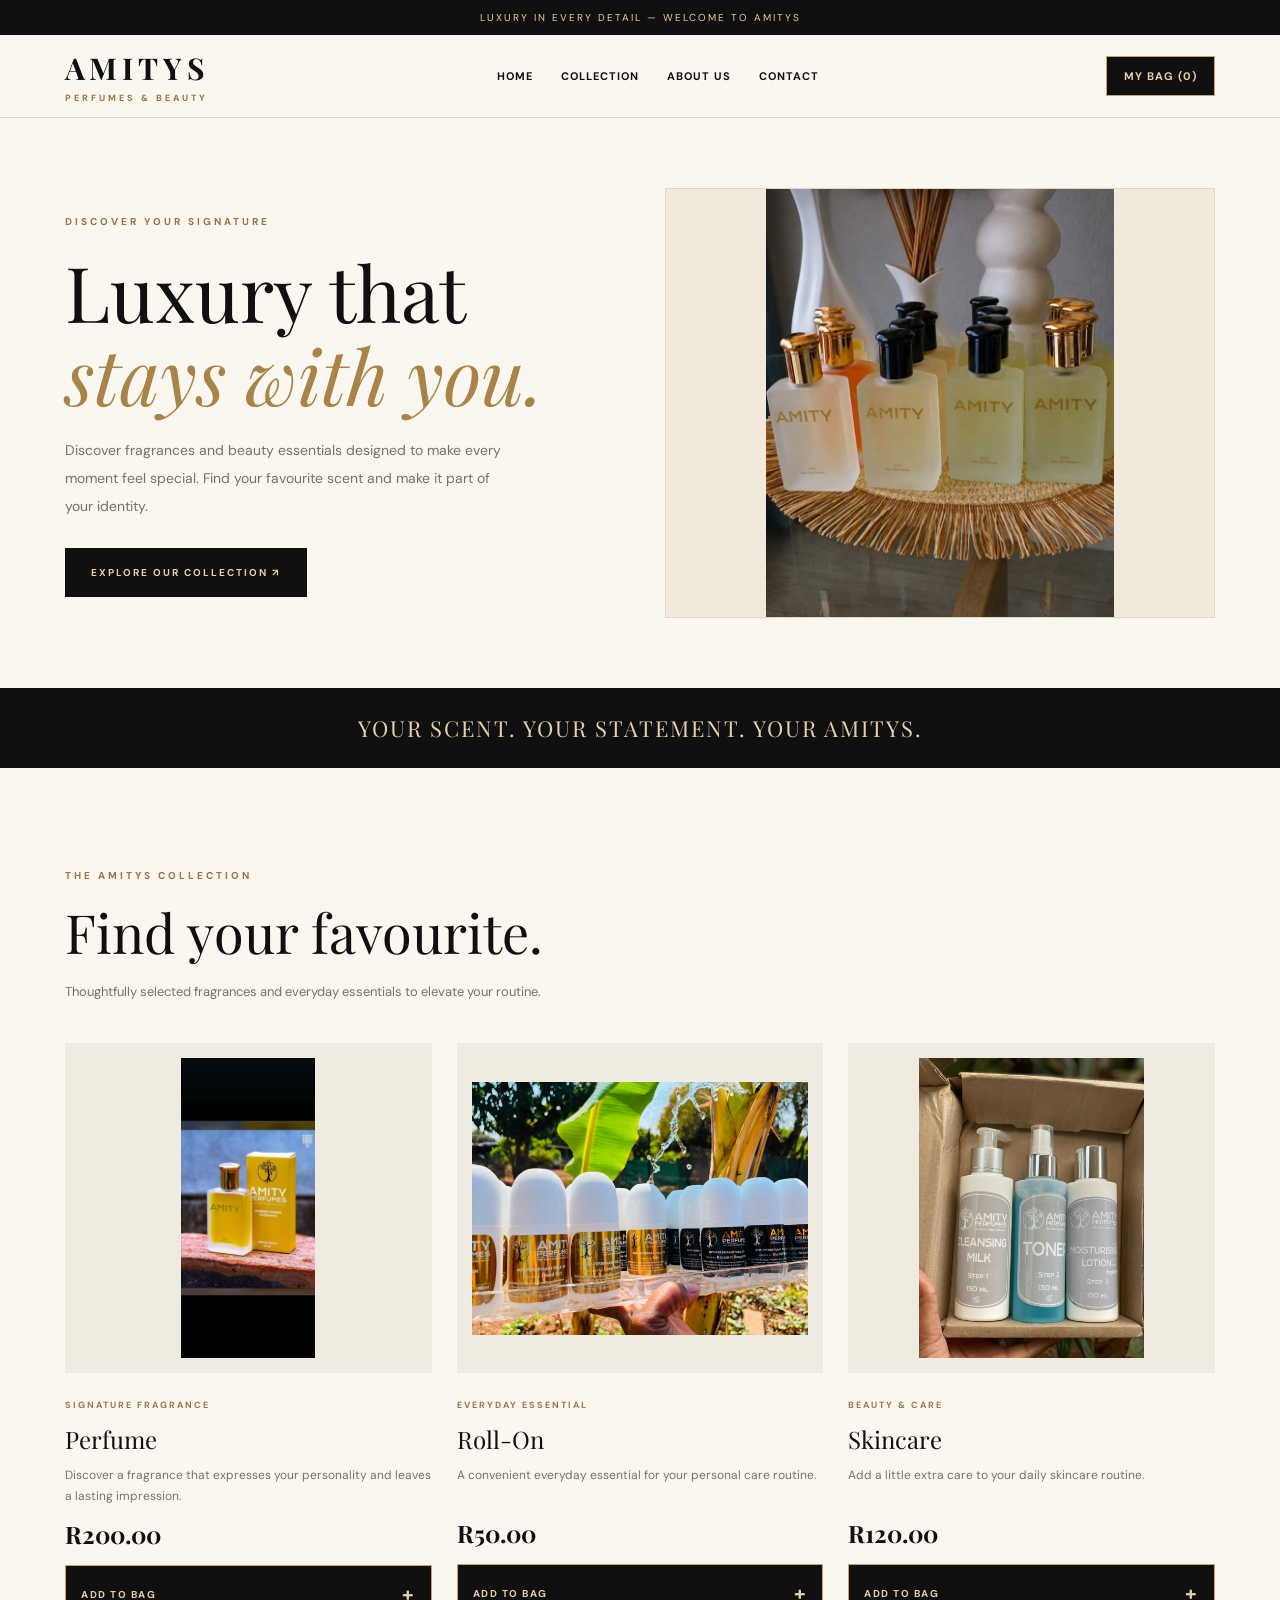
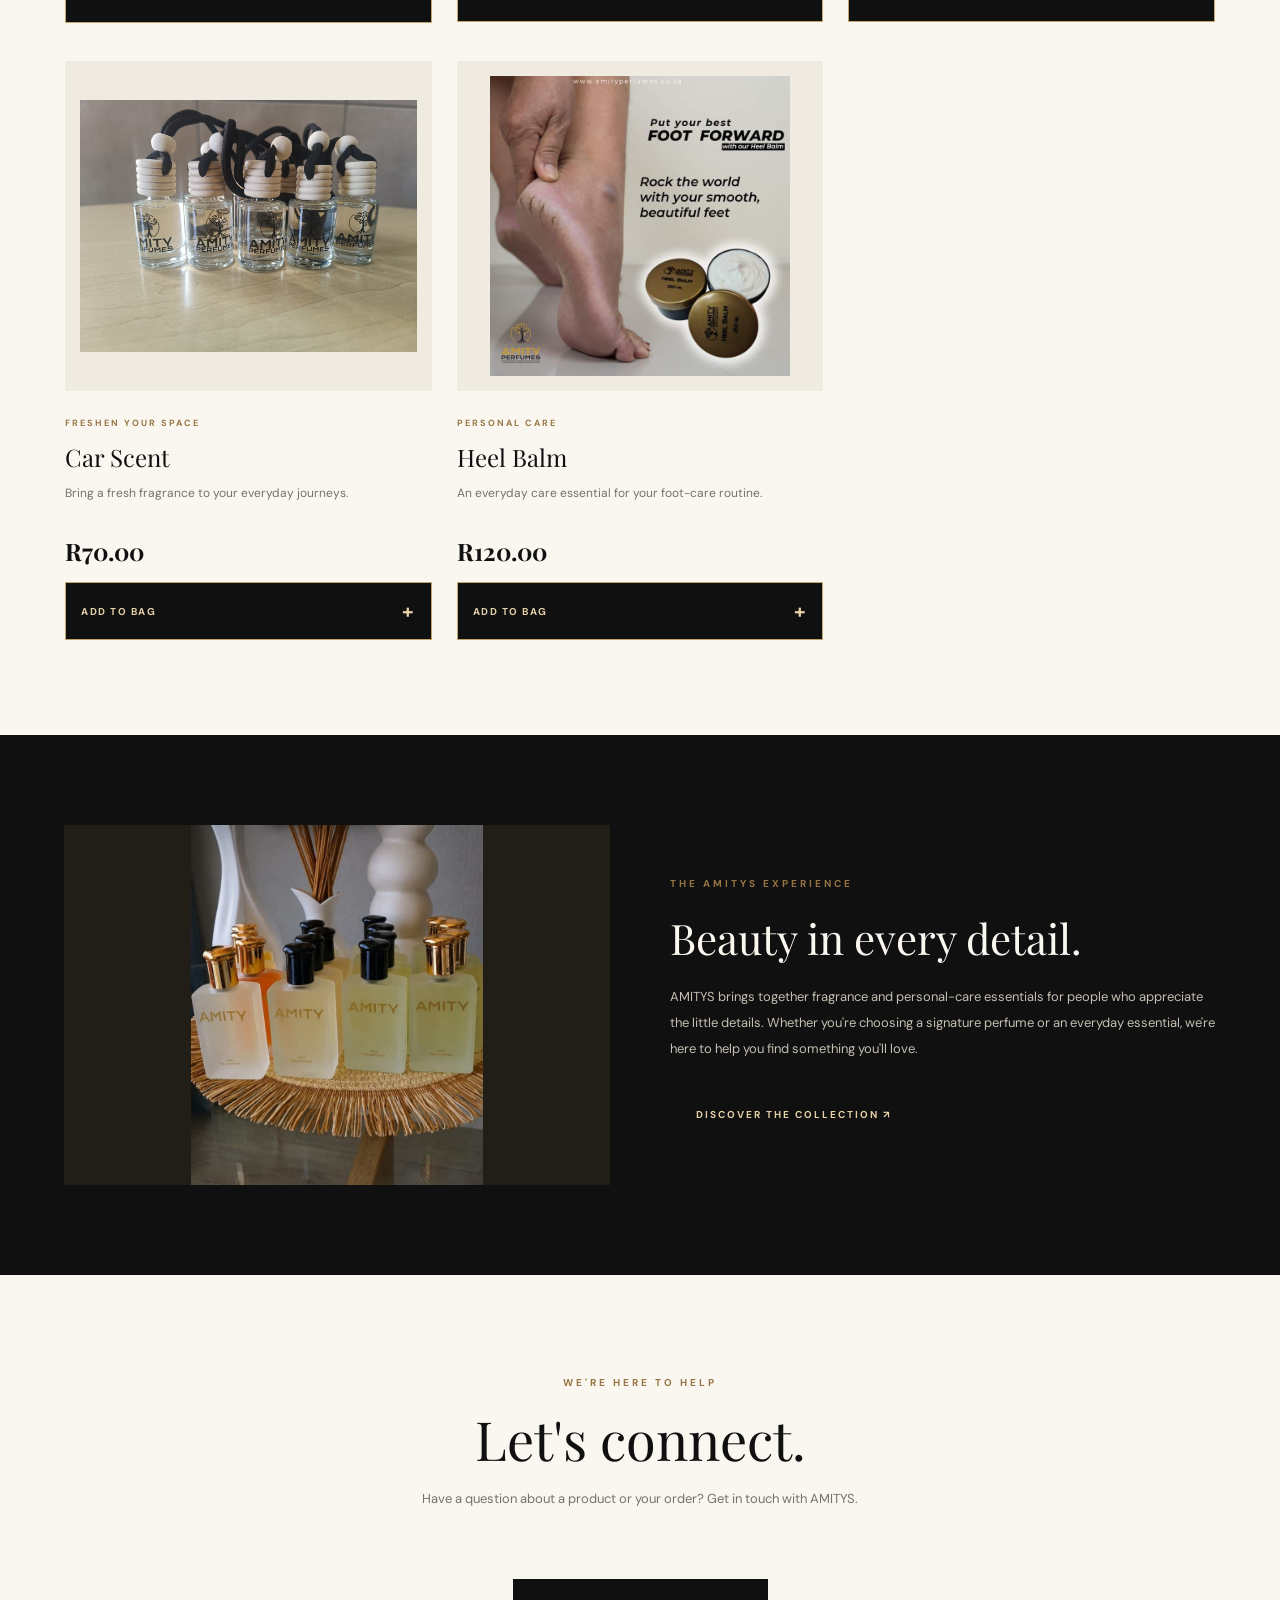
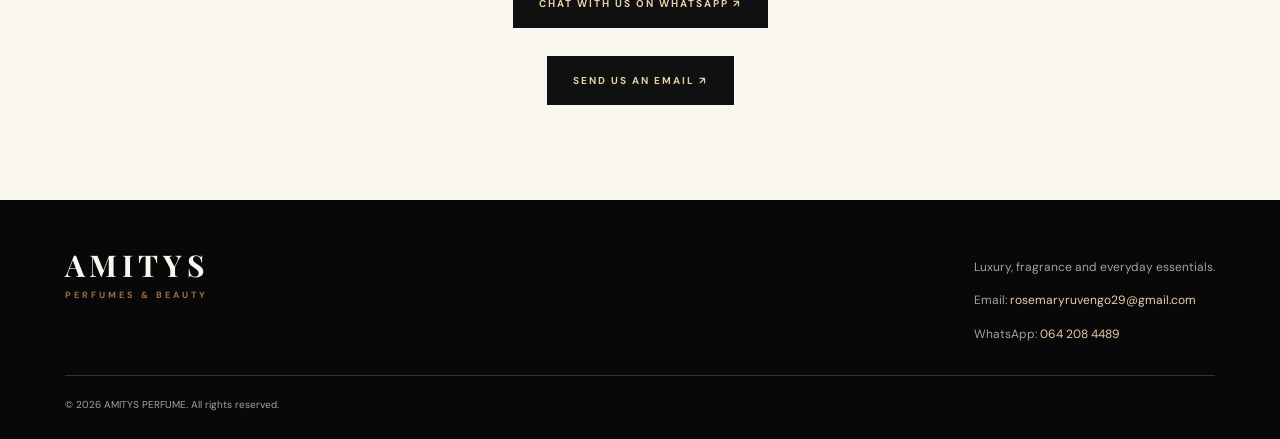
<file: index.html>
<!DOCTYPE html>
<html lang="en">
<head>
<meta charset="UTF-8">
<meta name="viewport" content="width=device-width, initial-scale=1.0">
<title>AMITYS PERFUME | Luxury & Beauty</title>

<link rel="preconnect" href="https://fonts.googleapis.com">
<link href="https://fonts.googleapis.com/css2?family=DM+Sans:wght@400;500;600;700&family=Playfair+Display:wght@400;500;600;700&display=swap" rel="stylesheet">

<style>
:root {
    --black: #101010;
    --gold: #c6a56b;
    --lightgold: #e5d0a7;
    --cream: #faf7f0;
    --white: #fff;
    --muted: #777168;
}

* {
    box-sizing: border-box;
    margin: 0;
    padding: 0;
}

html {
    scroll-behavior: smooth;
}

body {
    font-family: "DM Sans", sans-serif;
    background: var(--cream);
    color: var(--black);
}

button, input {
    font: inherit;
}

a {
    color: inherit;
    text-decoration: none;
}

.container {
    width: min(1150px, 90%);
    margin: auto;
}

.announcement {
    padding: 11px;
    background: var(--black);
    color: var(--lightgold);
    text-align: center;
    font-size: 10px;
    letter-spacing: 2px;
}

header {
    position: sticky;
    top: 0;
    z-index: 100;
    background: rgba(250,247,240,.97);
    border-bottom: 1px solid #e4d8c2;
}

.navbar {
    min-height: 82px;
    display: flex;
    align-items: center;
    justify-content: space-between;
    gap: 25px;
}

.logo {
    font-family: "Playfair Display", serif;
    font-size: 30px;
    font-weight: 700;
    letter-spacing: 5px;
}

.logo small {
    display: block;
    margin-top: 4px;
    color: #947443;
    font: 700 9px "DM Sans", sans-serif;
    letter-spacing: 3px;
}

nav {
    display: flex;
    align-items: center;
    gap: 28px;
}

nav a {
    font-size: 11px;
    font-weight: 700;
    letter-spacing: 1px;
}

nav a:hover {
    color: #a17b3d;
}

.bag-button {
    padding: 12px 17px;
    border: 1px solid var(--gold);
    background: var(--black);
    color: var(--lightgold);
    cursor: pointer;
    font-size: 11px;
    font-weight: 700;
    letter-spacing: 1px;
}

.hero {
    min-height: 570px;
    display: grid;
    grid-template-columns: 1fr 1fr;
    align-items: center;
    gap: 50px;
    padding: 65px 0;
}

.eyebrow {
    color: #967444;
    font-size: 10px;
    font-weight: 700;
    letter-spacing: 3px;
}

.hero h1 {
    margin: 20px 0;
    font: 400 clamp(45px, 6vw, 78px)/1.08 "Playfair Display", serif;
}

.hero h1 span {
    color: #a98449;
    font-style: italic;
}

.hero p {
    max-width: 450px;
    color: var(--muted);
    font-size: 14px;
    line-height: 2;
}

.primary-button {
    display: inline-block;
    margin-top: 28px;
    padding: 17px 25px;
    border: 1px solid var(--black);
    background: var(--black);
    color: var(--lightgold);
    font-size: 10px;
    font-weight: 700;
    letter-spacing: 2px;
    cursor: pointer;
    transition: .25s;
}

.primary-button:hover {
    background: var(--gold);
    color: var(--black);
    border-color: var(--gold);
    transform: translateY(-2px);
}

.hero-image {
    height: 430px;
    display: flex;
    align-items: center;
    justify-content: center;
    background: #f0e9dc;
    border: 1px solid #e4d6bd;
    overflow: hidden;
}

.hero-image img {
    width: 100%;
    height: 100%;
    object-fit: contain;
}

.gold-strip {
    padding: 25px 15px;
    background: var(--black);
    color: var(--lightgold);
    text-align: center;
    font: 22px "Playfair Display", serif;
    letter-spacing: 2px;
}

section.collection {
    padding: 95px 0;
}

.section-heading {
    margin-bottom: 40px;
}

.section-heading h2 {
    margin: 12px 0;
    font: 400 clamp(35px, 5vw, 54px) "Playfair Display", serif;
}

.section-heading p {
    color: var(--muted);
    font-size: 13px;
    line-height: 1.8;
}

.product-grid {
    display: grid;
    grid-template-columns: repeat(3, minmax(0, 1fr));
    gap: 38px 25px;
}

.product-card {
    min-width: 0;
}

.product-image {
    height: 330px;
    padding: 15px;
    display: flex;
    align-items: center;
    justify-content: center;
    background: #f0ebe1;
    overflow: hidden;
}

.product-image img {
    width: 100%;
    height: 100%;
    object-fit: contain;
    transition: transform .4s;
}

.product-card:hover .product-image img {
    transform: scale(1.04);
}

.product-info {
    padding-top: 19px;
}

.category {
    color: #987747;
    font-size: 9px;
    font-weight: 700;
    letter-spacing: 2px;
}

.product-info h3 {
    margin: 10px 0;
    font: 24px "Playfair Display", serif;
}

.description {
    min-height: 40px;
    color: var(--muted);
    font-size: 12px;
    line-height: 1.7;
}

.price {
    margin-top: 12px;
    font: 24px "Playfair Display", serif;
    font-weight: 700;
}

.add-button {
    width: 100%;
    margin-top: 15px;
    padding: 15px;
    display: flex;
    justify-content: space-between;
    align-items: center;
    border: 1px solid var(--gold);
    background: var(--black);
    color: var(--lightgold);
    cursor: pointer;
    font-size: 10px;
    font-weight: 700;
    letter-spacing: 1.5px;
    transition: .25s;
}

.add-button:hover {
    background: var(--gold);
    color: var(--black);
}

.add-button span {
    font-size: 20px;
}

.about {
    display: grid;
    grid-template-columns: 1fr 1fr;
    align-items: center;
    gap: 60px;
    padding: 90px 5%;
    background: var(--black);
    color: var(--cream);
}

.about-image {
    height: 360px;
    background: #211e18;
}

.about-image img {
    width: 100%;
    height: 100%;
    object-fit: contain;
}

.about h2 {
    margin: 18px 0;
    font: 42px "Playfair Display", serif;
}

.about p {
    color: #c5beb2;
    font-size: 13px;
    line-height: 2;
}

footer {
    padding: 45px 0 25px;
    background: #080808;
    color: var(--cream);
}

.footer-content {
    display: flex;
    flex-wrap: wrap;
    justify-content: space-between;
    gap: 25px;
}

footer p {
    margin-top: 12px;
    color: #aaa197;
    font-size: 12px;
    line-height: 1.8;
}

footer a {
    color: var(--lightgold);
}

.copyright {
    margin-top: 30px;
    padding-top: 20px;
    border-top: 1px solid #333;
    font-size: 10px;
}

/* SHOPPING BAG */

.overlay {
    position: fixed;
    inset: 0;
    z-index: 200;
    background: rgba(0,0,0,.65);
    opacity: 0;
    visibility: hidden;
    transition: .3s;
}

.overlay.open {
    opacity: 1;
    visibility: visible;
}

.bag-panel {
    position: fixed;
    top: 0;
    right: 0;
    z-index: 201;
    width: min(430px, 100%);
    height: 100%;
    padding: 25px;
    display: flex;
    flex-direction: column;
    background: var(--black);
    color: var(--cream);
    border-left: 1px solid var(--gold);
    transform: translateX(105%);
    transition: transform .3s;
}

.bag-panel.open {
    transform: translateX(0);
}

.bag-header {
    display: flex;
    align-items: center;
    justify-content: space-between;
    padding-bottom: 20px;
    border-bottom: 1px solid #51432c;
}

.bag-header h2 {
    color: var(--lightgold);
    font: 29px "Playfair Display", serif;
}

.close-button {
    width: 40px;
    height: 40px;
    border: 1px solid var(--gold);
    background: transparent;
    color: var(--lightgold);
    cursor: pointer;
    font-size: 24px;
}

#bag-items {
    flex: 1;
    overflow-y: auto;
    padding: 15px 0;
}

.empty-message {
    padding: 25px 0;
    color: #c7bfb2;
    line-height: 1.8;
}

.bag-item {
    padding: 18px 0;
    border-bottom: 1px solid #383128;
}

.bag-item h4 {
    margin-bottom: 7px;
    color: var(--lightgold);
    font: 19px "Playfair Display", serif;
}

.bag-item p {
    color: #ccc3b5;
    font-size: 13px;
}

.bag-controls {
    display: flex;
    align-items: center;
    gap: 12px;
    margin-top: 12px;
}

.bag-controls button {
    min-width: 32px;
    padding: 7px;
    border: 1px solid var(--gold);
    background: transparent;
    color: var(--lightgold);
    cursor: pointer;
}

.bag-controls button:hover {
    background: var(--gold);
    color: var(--black);
}

.bag-footer {
    padding-top: 20px;
    border-top: 1px solid #51432c;
}

.total-row {
    display: flex;
    justify-content: space-between;
    margin-bottom: 20px;
    font-weight: 700;
}

.checkout-button {
    width: 100%;
    padding: 17px;
    border: 0;
    background: var(--gold);
    color: var(--black);
    cursor: pointer;
    font-size: 11px;
    font-weight: 700;
    letter-spacing: 1.5px;
}

.checkout-button:hover {
    background: var(--lightgold);
}

.checkout-button:disabled {
    opacity: .4;
    cursor: not-allowed;
}

@media (max-width: 800px) {
    .navbar {
        flex-wrap: wrap;
        padding: 15px 0;
    }

    nav {
        order: 3;
        width: 100%;
        justify-content: center;
        flex-wrap: wrap;
        gap: 18px;
    }

    .hero {
        grid-template-columns: 1fr;
        gap: 30px;
        padding: 45px 0;
    }

    .hero-image {
        height: 340px;
    }

    .product-grid {
        grid-template-columns: repeat(2, minmax(0, 1fr));
        gap: 30px 15px;
    }

    .product-image {
        height: clamp(180px, 42vw, 280px);
    }

    .about {
        grid-template-columns: 1fr;
        gap: 30px;
        padding: 60px 5%;
    }

    section.collection {
        padding: 65px 0;
    }
}

@media (max-width: 420px) {
    .logo {
        font-size: 25px;
    }

    nav {
        gap: 12px;
    }

    nav a {
        font-size: 10px;
    }

    .product-grid {
        grid-template-columns: 1fr;
    }

    .product-image {
        height: 300px;
    }
}
</style>
</head>

<body>

<div class="announcement">
    LUXURY IN EVERY DETAIL — WELCOME TO AMITYS
</div>

<header>
    <div class="container navbar">
        <a href="#home" class="logo">
            AMITYS
            <small>PERFUMES & BEAUTY</small>
        </a>

        <nav>
            <a href="#home">HOME</a>
            <a href="#collection">COLLECTION</a>
            <a href="#about">ABOUT US</a>
            <a href="#contact">CONTACT</a>
        </nav>

        <button class="bag-button" onclick="openBag()">
            MY BAG (<span id="bag-count">0</span>)
        </button>
    </div>
</header>

<main>
<section class="container hero" id="home">
    <div>
        <span class="eyebrow">DISCOVER YOUR SIGNATURE</span>

        <h1>
            Luxury that<br>
            <span>stays with you.</span>
        </h1>

        <p>
            Discover fragrances and beauty essentials designed to
            make every moment feel special. Find your favourite
            scent and make it part of your identity.
        </p>

        <a href="#collection" class="primary-button">
            EXPLORE OUR COLLECTION ↗
        </a>
    </div>

    <div class="hero-image">
        <img src="amity coverpage.jpeg"
             alt="AMITYS Perfume luxury collection">
    </div>
</section>

<div class="gold-strip">
    YOUR SCENT. YOUR STATEMENT. YOUR AMITYS.
</div>

<section class="collection" id="collection">
    <div class="container">

        <div class="section-heading">
            <span class="eyebrow">THE AMITYS COLLECTION</span>
            <h2>Find your favourite.</h2>
            <p>
                Thoughtfully selected fragrances and everyday
                essentials to elevate your routine.
            </p>
        </div>

        <div class="product-grid">

            <article class="product-card">
                <div class="product-image">
                    <img src="amity perfume.jpeg" alt="Perfume"
                         loading="lazy">
                </div>

                <div class="product-info">
                    <span class="category">SIGNATURE FRAGRANCE</span>
                    <h3>Perfume</h3>
                    <p class="description">
                        Discover a fragrance that expresses your
                        personality and leaves a lasting impression.
                    </p>
                    <p class="price">R200.00</p>

                    <button class="add-button"
                        onclick="addToBag('Perfume', 200)">
                        ADD TO BAG <span>+</span>
                    </button>
                </div>
            </article>

            <article class="product-card">
                <div class="product-image">
                    <img src="amity rollon.jpeg" alt="Roll-On"
                         loading="lazy">
                </div>

                <div class="product-info">
                    <span class="category">EVERYDAY ESSENTIAL</span>
                    <h3>Roll-On</h3>
                    <p class="description">
                        A convenient everyday essential for your
                        personal care routine.
                    </p>
                    <p class="price">R50.00</p>

                    <button class="add-button"
                        onclick="addToBag('Roll-On', 50)">
                        ADD TO BAG <span>+</span>
                    </button>
                </div>
            </article>

            <article class="product-card">
                <div class="product-image">
                    <img src="amity skincare.jpeg" alt="Skincare"
                         loading="lazy">
                </div>

                <div class="product-info">
                    <span class="category">BEAUTY & CARE</span>
                    <h3>Skincare</h3>
                    <p class="description">
                        Add a little extra care to your daily
                        skincare routine.
                    </p>
                    <p class="price">R120.00</p>

                    <button class="add-button"
                        onclick="addToBag('Skincare', 120)">
                        ADD TO BAG <span>+</span>
                    </button>
                </div>
            </article>

            <article class="product-card">
                <div class="product-image">
                    <img src="amity car scent.jpeg" alt="Car Scent"
                         loading="lazy">
                </div>

                <div class="product-info">
                    <span class="category">FRESHEN YOUR SPACE</span>
                    <h3>Car Scent</h3>
                    <p class="description">
                        Bring a fresh fragrance to your everyday
                        journeys.
                    </p>
                    <p class="price">R70.00</p>

                    <button class="add-button"
                        onclick="addToBag('Car Scent', 70)">
                        ADD TO BAG <span>+</span>
                    </button>
                </div>
            </article>

            <article class="product-card">
                <div class="product-image">
                    <img src="amity heel balm.jpeg" alt="Heel Balm"
                         loading="lazy">
                </div>

                <div class="product-info">
                    <span class="category">PERSONAL CARE</span>
                    <h3>Heel Balm</h3>
                    <p class="description">
                        An everyday care essential for your
                        foot-care routine.
                    </p>
                    <p class="price">R120.00</p>

                    <button class="add-button"
                        onclick="addToBag('Heel Balm', 120)">
                        ADD TO BAG <span>+</span>
                    </button>
                </div>
            </article>

        </div>
    </div>
</section>

<section class="about" id="about">
    <div class="about-image">
        <img src="amity coverpage.jpeg"
             alt="AMITYS fragrance and beauty">
    </div>

    <div>
        <span class="eyebrow">THE AMITYS EXPERIENCE</span>

        <h2>Beauty in every detail.</h2>

        <p>
            AMITYS brings together fragrance and personal-care
            essentials for people who appreciate the little
            details. Whether you're choosing a signature perfume
            or an everyday essential, we're here to help you
            find something you'll love.
        </p>

        <a href="#collection" class="primary-button">
            DISCOVER THE COLLECTION ↗
        </a>
    </div>
</section>

<section class="collection" id="contact">
    <div class="container" style="text-align:center">
        <span class="eyebrow">WE'RE HERE TO HELP</span>

        <div class="section-heading">
            <h2>Let's connect.</h2>
            <p style="margin:auto">
                Have a question about a product or your order?
                Get in touch with AMITYS.
            </p>
        </div>

        <a class="primary-button"
           href="https://wa.me/27642084489"
           target="_blank" rel="noopener">
            CHAT WITH US ON WHATSAPP ↗
        </a>

        <br>

        <a class="primary-button"
           href="mailto:rosemaryruvengo29@gmail.com">
            SEND US AN EMAIL ↗
        </a>
    </div>
</section>
</main>

<footer>
    <div class="container">
        <div class="footer-content">
            <div class="logo">
                AMITYS
                <small>PERFUMES & BEAUTY</small>
            </div>

            <div>
                <p>Luxury, fragrance and everyday essentials.</p>
                <p>
                    Email:
                    <a href="mailto:rosemaryruvengo29@gmail.com">
                        rosemaryruvengo29@gmail.com
                    </a>
                </p>
                <p>
                    WhatsApp:
                    <a href="https://wa.me/27642084489"
                       target="_blank" rel="noopener">
                        064 208 4489
                    </a>
                </p>
            </div>
        </div>

        <p class="copyright">
            &copy; <span id="year"></span> AMITYS PERFUME.
            All rights reserved.
        </p>
    </div>
</footer>

<!-- SHOPPING BAG -->
<div class="overlay" id="bag-overlay" onclick="closeBag()"></div>

<aside class="bag-panel" id="bag-panel"
       aria-label="Your shopping bag">

    <div class="bag-header">
        <h2>Your Bag</h2>
        <button class="close-button"
                onclick="closeBag()"
                aria-label="Close shopping bag">&times;</button>
    </div>

    <div id="bag-items"></div>

    <div class="bag-footer">
        <div class="total-row">
            <span>Subtotal</span>
            <span id="bag-total">R0.00</span>
        </div>

        <button class="checkout-button"
                id="checkout-button"
                onclick="goToCheckout()"
                disabled>
            PROCEED TO CHECKOUT →
        </button>

        <p style="margin-top:12px;color:#bcb2a1;font-size:11px;line-height:1.7">
            Delivery charges, availability and final order
            confirmation will be discussed with AMITYS.
        </p>
    </div>
</aside>

<script>
const CART_KEY = "amitysPerfumeCart";

let cart = [];

try {
    cart = JSON.parse(localStorage.getItem(CART_KEY)) || [];
} catch (error) {
    cart = [];
}

function saveCart() {
    localStorage.setItem(CART_KEY, JSON.stringify(cart));
}

function money(amount) {
    return "R" + Number(amount).toFixed(2);
}

function addToBag(name, price) {
    const existing = cart.find(item => item.name === name);

    if (existing) {
        existing.quantity += 1;
    } else {
        cart.push({
            name: name,
            price: price,
            quantity: 1
        });
    }

    saveCart();
    renderBag();
    openBag();
}

function changeQuantity(name, change) {
    const item = cart.find(product => product.name === name);

    if (!item) return;

    item.quantity += change;

    if (item.quantity <= 0) {
        cart = cart.filter(product => product.name !== name);
    }

    saveCart();
    renderBag();
}

function removeItem(name) {
    cart = cart.filter(item => item.name !== name);
    saveCart();
    renderBag();
}

function renderBag() {
    const itemsBox = document.getElementById("bag-items");
    const countBox = document.getElementById("bag-count");
    const totalBox = document.getElementById("bag-total");
    const checkoutButton = document.getElementById("checkout-button");

    const itemCount = cart.reduce(
        (total, item) => total + item.quantity, 0
    );

    const subtotal = cart.reduce(
        (total, item) => total + item.price * item.quantity, 0
    );

    countBox.textContent = itemCount;
    totalBox.textContent = money(subtotal);
    checkoutButton.disabled = cart.length === 0;

    if (cart.length === 0) {
        itemsBox.innerHTML = `
            <p class="empty-message">
                Your bag is waiting for something special.<br><br>
                Explore our collection and add your favourites.
            </p>
        `;
        return;
    }

    itemsBox.innerHTML = cart.map(item => `
        <div class="bag-item">
            <h4>${escapeHTML(item.name)}</h4>
            <p>${money(item.price)} each</p>
            <p style="margin-top:7px">
                Total: ${money(item.price * item.quantity)}
            </p>

            <div class="bag-controls">
                <button onclick="changeQuantity('${escapeJS(item.name)}', -1)"
                        aria-label="Decrease quantity">−</button>

                <span>${item.quantity}</span>

                <button onclick="changeQuantity('${escapeJS(item.name)}', 1)"
                        aria-label="Increase quantity">+</button>

                <button onclick="removeItem('${escapeJS(item.name)}')">
                    Remove
                </button>
            </div>
        </div>
    `).join("");
}

function escapeHTML(value) {
    return String(value).replace(/[&<>"']/g, character => ({
        "&": "&amp;",
        "<": "&lt;",
        ">": "&gt;",
        '"': "&quot;",
        "'": "&#39;"
    })[character]);
}

function escapeJS(value) {
    return String(value).replace(/\\/g, "\\\\").replace(/'/g, "\\'");
}

function openBag() {
    document.getElementById("bag-panel").classList.add("open");
    document.getElementById("bag-overlay").classList.add("open");
    document.body.style.overflow = "hidden";
}

function closeBag() {
    document.getElementById("bag-panel").classList.remove("open");
    document.getElementById("bag-overlay").classList.remove("open");
    document.body.style.overflow = "";
}

function goToCheckout() {
    if (cart.length === 0) return;

    window.location.href = "checkout.html";
}

document.addEventListener("keydown", event => {
    if (event.key === "Escape") closeBag();
});

document.getElementById("year").textContent = new Date().getFullYear();

renderBag();
</script>

</body>
</html>
</file>
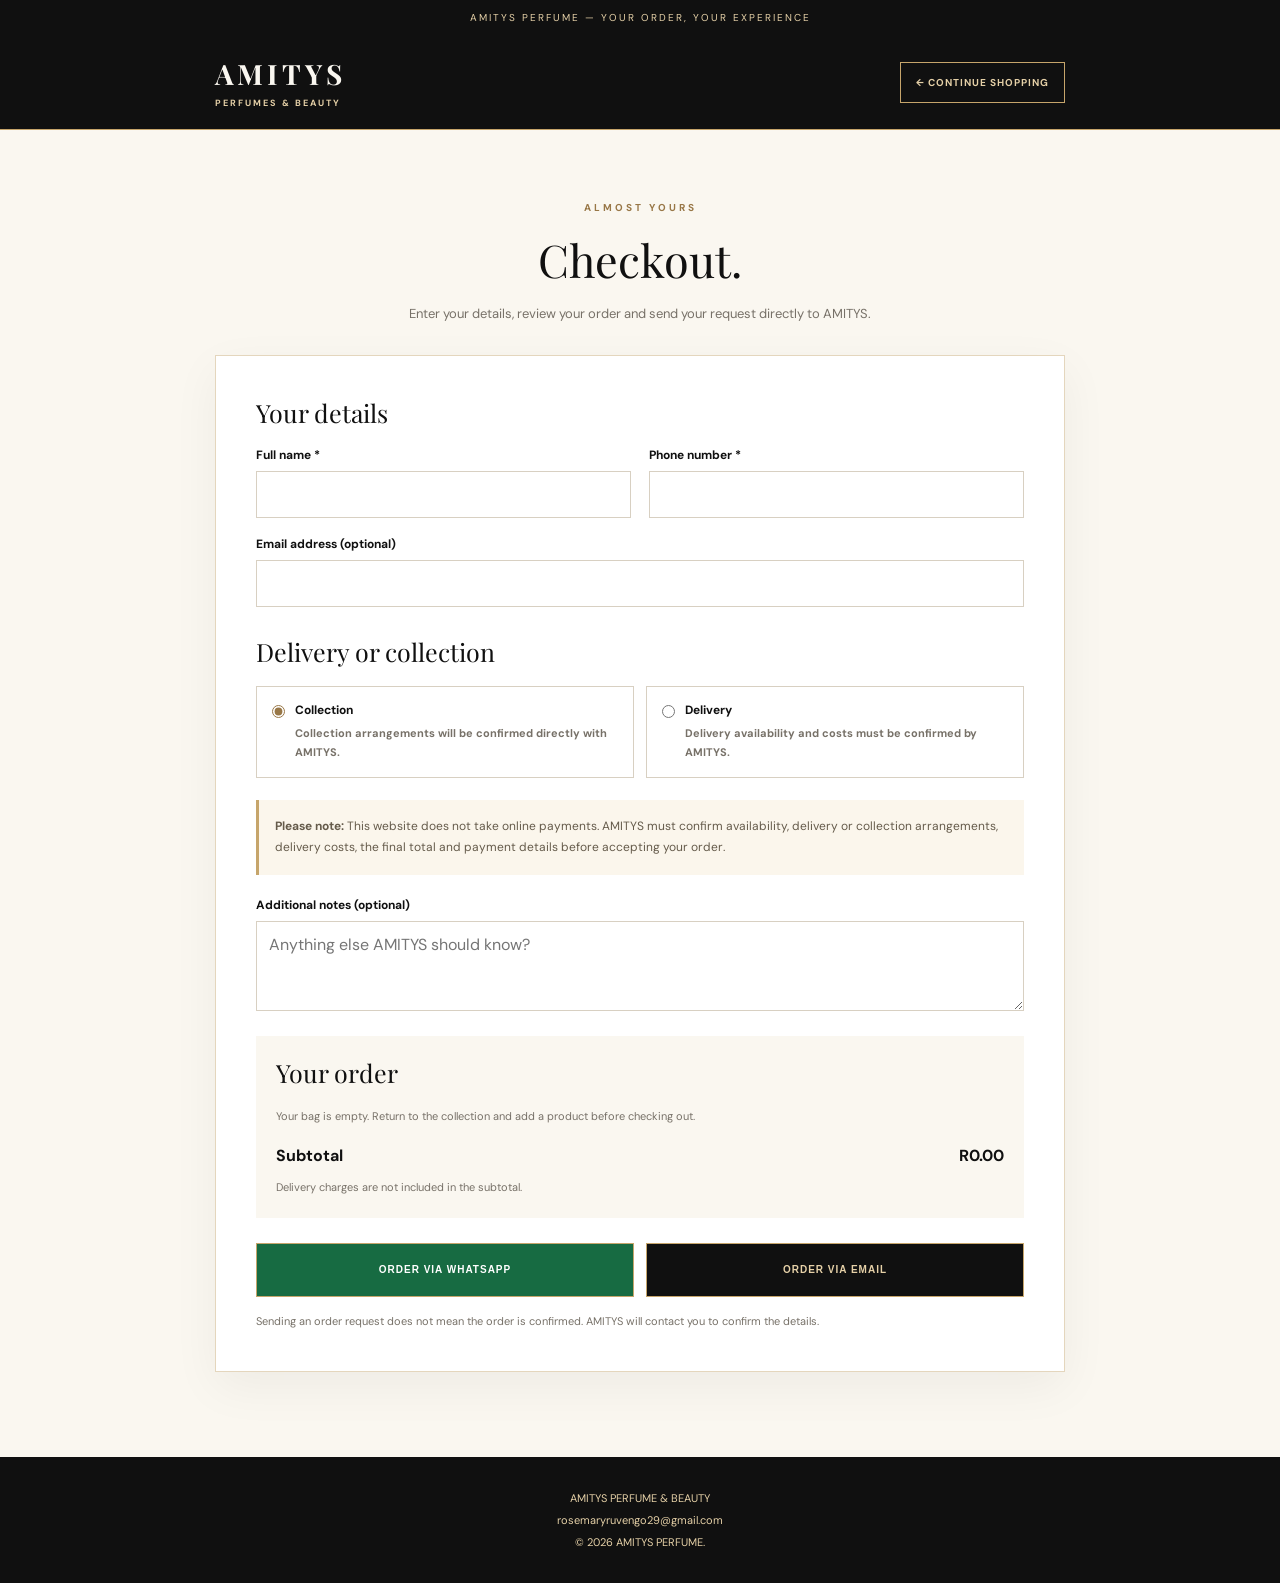
<file: checkout.html>
<!DOCTYPE html>
<html lang="en">
<head>
<meta charset="UTF-8">
<meta name="viewport" content="width=device-width, initial-scale=1.0">

<title>Checkout | AMITYS PERFUME</title>

<link rel="preconnect" href="https://fonts.googleapis.com">
<link href="https://fonts.googleapis.com/css2?family=DM+Sans:wght@400;500;600;700&family=Playfair+Display:wght@400;500;600;700&display=swap" rel="stylesheet">

<style>
:root {
    --black: #101010;
    --gold: #c6a56b;
    --lightgold: #e5d0a7;
    --cream: #faf7f0;
    --muted: #777168;
}

* {
    box-sizing: border-box;
    margin: 0;
    padding: 0;
}

body {
    background: var(--cream);
    color: var(--black);
    font-family: "DM Sans", sans-serif;
}

a {
    color: inherit;
    text-decoration: none;
}

.container {
    width: min(850px, 92%);
    margin: auto;
}

.announcement {
    padding: 11px;
    background: var(--black);
    color: var(--lightgold);
    text-align: center;
    font-size: 10px;
    letter-spacing: 2px;
}

header {
    padding: 20px 0;
    background: var(--black);
    color: var(--cream);
    border-bottom: 1px solid var(--gold);
}

.header-inner {
    display: flex;
    align-items: center;
    justify-content: space-between;
    gap: 20px;
}

.logo {
    font: 700 28px "Playfair Display", serif;
    letter-spacing: 4px;
}

.logo small {
    display: block;
    margin-top: 5px;
    color: var(--lightgold);
    font: 700 9px "DM Sans", sans-serif;
    letter-spacing: 2px;
}

.back-link {
    padding: 13px 15px;
    border: 1px solid var(--gold);
    color: var(--lightgold);
    font-size: 10px;
    font-weight: 700;
    letter-spacing: 1px;
}

main {
    padding: 65px 0 85px;
}

.heading {
    margin-bottom: 30px;
    text-align: center;
}

.eyebrow {
    color: #987747;
    font-size: 10px;
    font-weight: 700;
    letter-spacing: 3px;
}

.heading h1 {
    margin: 13px 0;
    font: 45px "Playfair Display", serif;
}

.heading p {
    color: var(--muted);
    font-size: 13px;
    line-height: 1.8;
}

form {
    padding: clamp(20px, 5vw, 40px);
    background: white;
    border: 1px solid #e4d6bd;
    box-shadow: 0 15px 45px rgba(0,0,0,.05);
}

h2 {
    margin: 28px 0 18px;
    font: 25px "Playfair Display", serif;
}

h2:first-child {
    margin-top: 0;
}

.grid {
    display: grid;
    grid-template-columns: repeat(2, minmax(0, 1fr));
    gap: 18px;
}

.field {
    display: flex;
    flex-direction: column;
    gap: 8px;
}

.full {
    grid-column: 1 / -1;
}

label {
    font-size: 12px;
    font-weight: 700;
}

input, select, textarea {
    width: 100%;
    min-height: 46px;
    padding: 12px;
    border: 1px solid #d8d0c2;
    background: white;
    color: var(--black);
    font: inherit;
}

textarea {
    min-height: 90px;
    resize: vertical;
}

input:focus, select:focus, textarea:focus {
    outline: 2px solid var(--gold);
    outline-offset: 1px;
}

.choices {
    display: grid;
    grid-template-columns: 1fr 1fr;
    gap: 12px;
}

.choice {
    display: flex;
    align-items: flex-start;
    gap: 10px;
    padding: 15px;
    border: 1px solid #d8d0c2;
    cursor: pointer;
}

.choice input {
    width: auto;
    min-height: auto;
    margin-top: 3px;
    accent-color: #987747;
}

.choice strong {
    display: block;
    margin-bottom: 6px;
    font-size: 12px;
}

.choice small {
    display: block;
    color: var(--muted);
    font-size: 11px;
    line-height: 1.7;
}

#delivery-fields {
    margin-top: 25px;
}

.notice {
    margin: 22px 0;
    padding: 16px;
    background: #fbf6ec;
    border-left: 3px solid var(--gold);
    color: #655b4b;
    font-size: 12px;
    line-height: 1.8;
}

.summary {
    margin: 25px 0;
    padding: 20px;
    background: var(--cream);
}

.summary h2 {
    margin-top: 0;
}

.summary-item {
    display: flex;
    justify-content: space-between;
    gap: 15px;
    padding: 12px 0;
    border-bottom: 1px solid #e4d8c2;
    font-size: 13px;
}

.summary-total {
    display: flex;
    justify-content: space-between;
    gap: 15px;
    padding-top: 18px;
    font-weight: 700;
}

.small-note {
    margin-top: 12px;
    color: var(--muted);
    font-size: 11px;
    line-height: 1.8;
}

.actions {
    display: grid;
    grid-template-columns: 1fr 1fr;
    gap: 12px;
    margin-top: 22px;
}

.actions button {
    min-height: 54px;
    padding: 14px;
    border: 1px solid var(--gold);
    cursor: pointer;
    font-size: 10px;
    font-weight: 700;
    letter-spacing: 1px;
}

.whatsapp {
    background: #176b42;
    color: white;
}

.email {
    background: var(--black);
    color: var(--lightgold);
}

.actions button:hover {
    opacity: .85;
}

#status {
    margin-top: 15px;
    color: #72592f;
    font-size: 12px;
    line-height: 1.8;
}

footer {
    padding: 30px 0;
    background: var(--black);
    color: var(--lightgold);
    text-align: center;
    font-size: 11px;
    line-height: 2;
}

@media(max-width: 560px) {
    .grid, .choices, .actions {
        grid-template-columns: 1fr;
    }

    .header-inner {
        align-items: flex-start;
        flex-direction: column;
    }

    .heading h1 {
        font-size: 37px;
    }

    main {
        padding: 45px 0;
    }
}
</style>
</head>

<body>

<div class="announcement">
    AMITYS PERFUME — YOUR ORDER, YOUR EXPERIENCE
</div>

<header>
    <div class="container header-inner">
        <a href="index.html" class="logo">
            AMITYS
            <small>PERFUMES & BEAUTY</small>
        </a>

        <a href="index.html#collection" class="back-link">
            ← CONTINUE SHOPPING
        </a>
    </div>
</header>

<main>
<div class="container">

    <div class="heading">
        <span class="eyebrow">ALMOST YOURS</span>
        <h1>Checkout.</h1>
        <p>
            Enter your details, review your order and send
            your request directly to AMITYS.
        </p>
    </div>

    <form id="checkout-form">

        <h2>Your details</h2>

        <div class="grid">
            <div class="field">
                <label for="customer-name">Full name *</label>
                <input id="customer-name" name="customerName"
                       autocomplete="name" required>
            </div>

            <div class="field">
                <label for="customer-phone">Phone number *</label>
                <input id="customer-phone" name="customerPhone"
                       type="tel" autocomplete="tel" required>
            </div>

            <div class="field full">
                <label for="customer-email">Email address (optional)</label>
                <input id="customer-email" name="customerEmail"
                       type="email" autocomplete="email">
            </div>
        </div>

        <h2>Delivery or collection</h2>

        <div class="choices">
            <label class="choice">
                <input type="radio" name="fulfilment"
                       value="Collection" checked>
                <span>
                    <strong>Collection</strong>
                    <small>
                        Collection arrangements will be confirmed
                        directly with AMITYS.
                    </small>
                </span>
            </label>

            <label class="choice">
                <input type="radio" name="fulfilment"
                       value="Delivery">
                <span>
                    <strong>Delivery</strong>
                    <small>
                        Delivery availability and costs must
                        be confirmed by AMITYS.
                    </small>
                </span>
            </label>
        </div>

        <div id="delivery-fields" hidden>
            <h2>Delivery address</h2>

            <div class="grid">
                <div class="field full">
                    <label for="address">Street address *</label>
                    <input id="address" name="address"
                           autocomplete="street-address">
                </div>

                <div class="field">
                    <label for="suburb">Suburb *</label>
                    <input id="suburb" name="suburb">
                </div>

                <div class="field">
                    <label for="city">City or town *</label>
                    <input id="city" name="city"
                           autocomplete="address-level2">
                </div>

                <div class="field">
                    <label for="province">Province *</label>
                    <select id="province" name="province">
                        <option value="">Choose province</option>
                        <option>Eastern Cape</option>
                        <option>Free State</option>
                        <option>Gauteng</option>
                        <option>KwaZulu-Natal</option>
                        <option>Limpopo</option>
                        <option>Mpumalanga</option>
                        <option>Northern Cape</option>
                        <option>North West</option>
                        <option>Western Cape</option>
                    </select>
                </div>

                <div class="field">
                    <label for="postal">Postal code *</label>
                    <input id="postal" name="postal"
                           autocomplete="postal-code">
                </div>
            </div>
        </div>

        <div class="notice">
            <strong>Please note:</strong> This website does not
            take online payments. AMITYS must confirm availability,
            delivery or collection arrangements, delivery costs,
            the final total and payment details before accepting
            your order.
        </div>

        <div class="field">
            <label for="notes">Additional notes (optional)</label>
            <textarea id="notes" name="notes"
                      placeholder="Anything else AMITYS should know?"></textarea>
        </div>

        <div class="summary">
            <h2>Your order</h2>

            <div id="order-items"></div>

            <div class="summary-total">
                <span>Subtotal</span>
                <span id="subtotal">R0.00</span>
            </div>

            <p class="small-note">
                Delivery charges are not included in the subtotal.
            </p>
        </div>

        <div class="actions">
            <button type="button" class="whatsapp"
                    id="whatsapp-order">
                ORDER VIA WHATSAPP
            </button>

            <button type="button" class="email"
                    id="email-order">
                ORDER VIA EMAIL
            </button>
        </div>

        <p id="status" role="status" aria-live="polite"></p>

        <p class="small-note">
            Sending an order request does not mean the order is
            confirmed. AMITYS will contact you to confirm the details.
        </p>

    </form>
</div>
</main>

<footer>
    <div class="container">
        AMITYS PERFUME & BEAUTY<br>
        <a href="mailto:rosemaryruvengo29@gmail.com">
            rosemaryruvengo29@gmail.com
        </a><br>
        &copy; <span id="year"></span> AMITYS PERFUME.
    </div>
</footer>

<script>
const CART_KEY = "amitysPerfumeCart";
const BUSINESS_PHONE = "27642084489";
const BUSINESS_EMAIL = "rosemaryruvengo29@gmail.com";

const form = document.getElementById("checkout-form");
const itemsBox = document.getElementById("order-items");
const subtotalBox = document.getElementById("subtotal");
const statusBox = document.getElementById("status");

let cart = [];

try {
    cart = JSON.parse(localStorage.getItem(CART_KEY)) || [];
} catch (error) {
    cart = [];
}

function money(amount) {
    return "R" + Number(amount).toFixed(2);
}

function escapeHTML(value) {
    return String(value).replace(/[&<>"']/g, character => ({
        "&": "&amp;",
        "<": "&lt;",
        ">": "&gt;",
        '"': "&quot;",
        "'": "&#39;"
    })[character]);
}

function getSubtotal() {
    return cart.reduce(
        (total, item) => total + item.price * item.quantity,
        0
    );
}

function renderOrder() {
    if (!cart.length) {
        itemsBox.innerHTML = `
            <p class="small-note">
                Your bag is empty. Return to the collection
                and add a product before checking out.
            </p>
        `;

        subtotalBox.textContent = money(0);
        document.getElementById("whatsapp-order").disabled = true;
        document.getElementById("email-order").disabled = true;
        return;
    }

    itemsBox.innerHTML = cart.map(item => `
        <div class="summary-item">
            <span>
                ${escapeHTML(item.name)} × ${Number(item.quantity)}
            </span>
            <strong>
                ${money(item.price * item.quantity)}
            </strong>
        </div>
    `).join("");

    subtotalBox.textContent = money(getSubtotal());

    document.getElementById("whatsapp-order").disabled = false;
    document.getElementById("email-order").disabled = false;
}

function getFormData() {
    if (!form.reportValidity()) return null;

    if (!cart.length) {
        statusBox.textContent =
            "Your shopping bag is empty. Please return to the collection.";
        return null;
    }

    const data = new FormData(form);

    const details = {
        name: data.get("customerName").trim(),
        phone: data.get("customerPhone").trim(),
        email: data.get("customerEmail").trim(),
        fulfilment: data.get("fulfilment"),
        address: data.get("address") || "",
        suburb: data.get("suburb") || "",
        city: data.get("city") || "",
        province: data.get("province") || "",
        postal: data.get("postal") || "",
        notes: data.get("notes").trim()
    };

    if (details.fulfilment === "Delivery") {
        const requiredAddress = [
            ["address", "Street address"],
            ["suburb", "Suburb"],
            ["city", "City or town"],
            ["province", "Province"],
            ["postal", "Postal code"]
        ];

        for (const [key, label] of requiredAddress) {
            if (!details[key].trim()) {
                statusBox.textContent =
                    "Please enter your " + label.toLowerCase() + ".";
                document.getElementById(key).focus();
                return null;
            }
        }
    }

    return details;
}

function buildOrderMessage(details) {
    const productLines = cart.map(item =>
        "- " + item.name +
        " x " + item.quantity +
        " = " + money(item.price * item.quantity)
    );

    const address = details.fulfilment === "Delivery"
        ? "\nDelivery address: " + details.address +
          ", " + details.suburb +
          ", " + details.city +
          ", " + details.province +
          ", " + details.postal
        : "";

    return [
        "AMITYS PERFUME - NEW ORDER REQUEST",
        "",
        "CUSTOMER DETAILS",
        "Name: " + details.name,
        "Phone: " + details.phone,
        "Email: " + (details.email || "Not provided"),
        "",
        "ORDER",
        ...productLines,
        "",
        "Subtotal: " + money(getSubtotal()),
        "Fulfilment: " + details.fulfilment,
        address,
        "",
        "Notes: " + (details.notes || "None"),
        "",
        "Please confirm product availability, delivery or collection,",
        "final total and payment details."
    ].join("\n");
}

document.querySelectorAll('input[name="fulfilment"]').forEach(input => {
    input.addEventListener("change", () => {
        const isDelivery =
            document.querySelector('input[name="fulfilment"]:checked').value
            === "Delivery";

        const deliveryFields =
            document.getElementById("delivery-fields");

        deliveryFields.hidden = !isDelivery;

        [
            "address",
            "suburb",
            "city",
            "province",
            "postal"
        ].forEach(id => {
            document.getElementById(id).required = isDelivery;
        });
    });
});

document.getElementById("whatsapp-order").addEventListener("click", () => {
    const details = getFormData();

    if (!details) return;

    const message = buildOrderMessage(details);

    const url = "https://wa.me/" + BUSINESS_PHONE +
                "?text=" + encodeURIComponent(message);

    statusBox.textContent =
        "Opening WhatsApp with your order request. Please review it and press Send.";

    window.open(url, "_blank", "noopener");
});

document.getElementById("email-order").addEventListener("click", () => {
    const details = getFormData();

    if (!details) return;

    const message = buildOrderMessage(details);

    const subject = "AMITYS PERFUME - Order Request";

    const url = "mailto:" + BUSINESS_EMAIL +
        "?subject=" + encodeURIComponent(subject) +
        "&body=" + encodeURIComponent(message);

    statusBox.textContent =
        "Opening your email application with your order request. Please review it and press Send.";

    window.location.href = url;
});

document.getElementById("year").textContent = new Date().getFullYear();

renderOrder();
</script>

</body>
</html>
</file>
